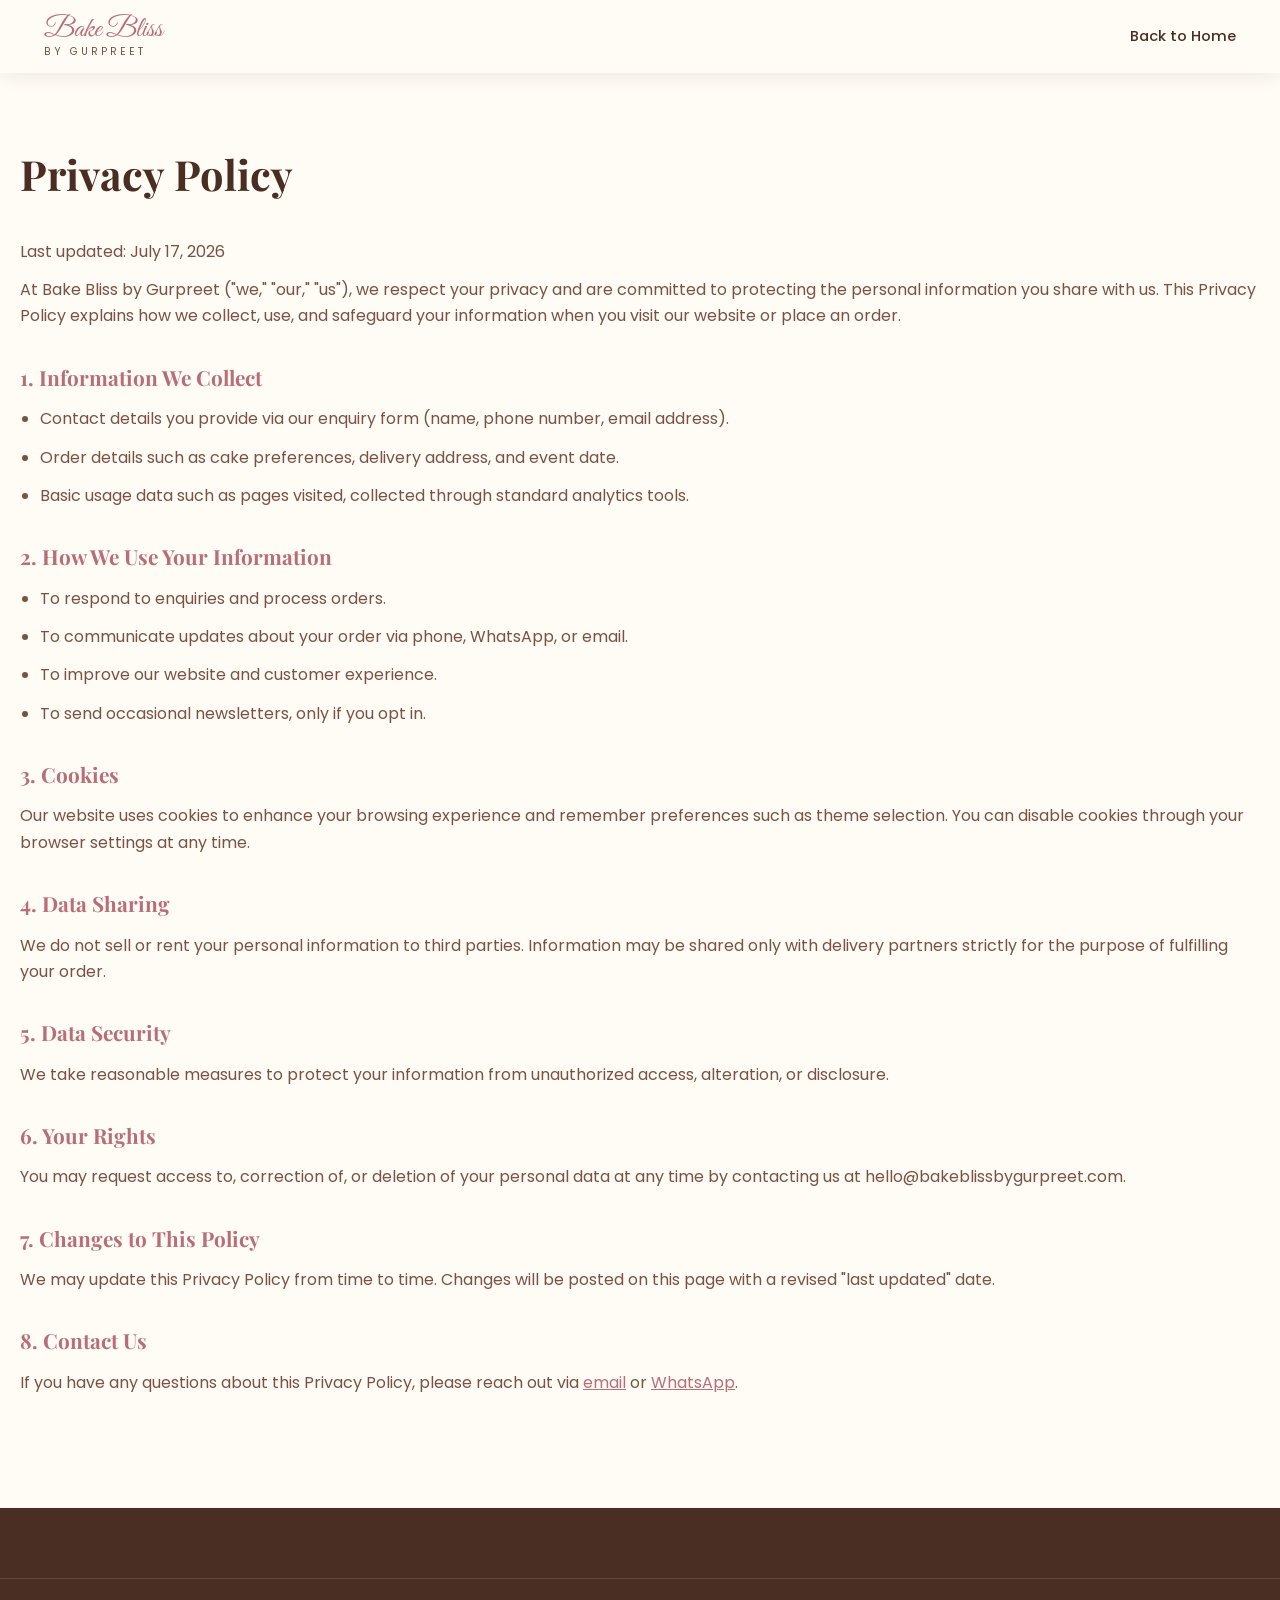
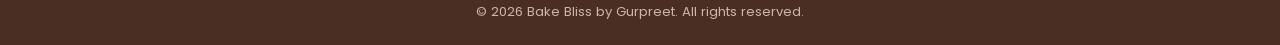
<file: privacy.html>
<!DOCTYPE html>
<html lang="en">
<head>
<meta charset="UTF-8">
<meta name="viewport" content="width=device-width, initial-scale=1.0">
<title>Privacy Policy | Bake Bliss by Gurpreet</title>
<meta name="robots" content="index, follow">
<link rel="icon" type="image/x-icon" href="assets/icons/favicon.ico">
<link rel="preconnect" href="https://fonts.googleapis.com">
<link href="https://fonts.googleapis.com/css2?family=Playfair+Display:wght@600;700&family=Poppins:wght@400;500;600&family=Great+Vibes&display=swap" rel="stylesheet">
<link rel="stylesheet" href="style.css">
<style>
  .legal-page{ padding: 140px 0 100px; }
  .legal-page h1{ font-family: var(--font-display); font-size: clamp(2rem,4vw,2.6rem); margin-bottom: 30px; }
  .legal-page h2{ font-family: var(--font-display); font-size: 1.3rem; margin: 30px 0 12px; color: var(--rose-gold); }
  .legal-page p, .legal-page li{ color: var(--text-soft); margin-bottom: 12px; }
  .legal-page ul{ padding-left: 20px; list-style: disc; }
  .legal-page a{ color: var(--rose-gold); text-decoration: underline; }
</style>
</head>
<body>
<header class="navbar scrolled">
  <div class="container nav-inner">
    <a href="index.html" class="logo">
      <span class="logo-script">Bake Bliss</span>
      <span class="logo-sub">by Gurpreet</span>
    </a>
    <nav class="nav-links"><a href="index.html">Back to Home</a></nav>
  </div>
</header>

<main class="container legal-page">
  <h1>Privacy Policy</h1>
  <p>Last updated: July 17, 2026</p>
  <p>At Bake Bliss by Gurpreet ("we," "our," "us"), we respect your privacy and are committed to protecting the personal information you share with us. This Privacy Policy explains how we collect, use, and safeguard your information when you visit our website or place an order.</p>

  <h2>1. Information We Collect</h2>
  <ul>
    <li>Contact details you provide via our enquiry form (name, phone number, email address).</li>
    <li>Order details such as cake preferences, delivery address, and event date.</li>
    <li>Basic usage data such as pages visited, collected through standard analytics tools.</li>
  </ul>

  <h2>2. How We Use Your Information</h2>
  <ul>
    <li>To respond to enquiries and process orders.</li>
    <li>To communicate updates about your order via phone, WhatsApp, or email.</li>
    <li>To improve our website and customer experience.</li>
    <li>To send occasional newsletters, only if you opt in.</li>
  </ul>

  <h2>3. Cookies</h2>
  <p>Our website uses cookies to enhance your browsing experience and remember preferences such as theme selection. You can disable cookies through your browser settings at any time.</p>

  <h2>4. Data Sharing</h2>
  <p>We do not sell or rent your personal information to third parties. Information may be shared only with delivery partners strictly for the purpose of fulfilling your order.</p>

  <h2>5. Data Security</h2>
  <p>We take reasonable measures to protect your information from unauthorized access, alteration, or disclosure.</p>

  <h2>6. Your Rights</h2>
  <p>You may request access to, correction of, or deletion of your personal data at any time by contacting us at hello@bakeblissbygurpreet.com.</p>

  <h2>7. Changes to This Policy</h2>
  <p>We may update this Privacy Policy from time to time. Changes will be posted on this page with a revised "last updated" date.</p>

  <h2>8. Contact Us</h2>
  <p>If you have any questions about this Privacy Policy, please reach out via <a href="mailto:hello@bakeblissbygurpreet.com">email</a> or <a href="https://wa.me/910000000000" target="_blank" rel="noopener noreferrer">WhatsApp</a>.</p>
</main>

<footer class="footer">
  <div class="footer-bottom">
    <p>&copy; 2026 Bake Bliss by Gurpreet. All rights reserved.</p>
  </div>
</footer>
</body>
</html>
</file>
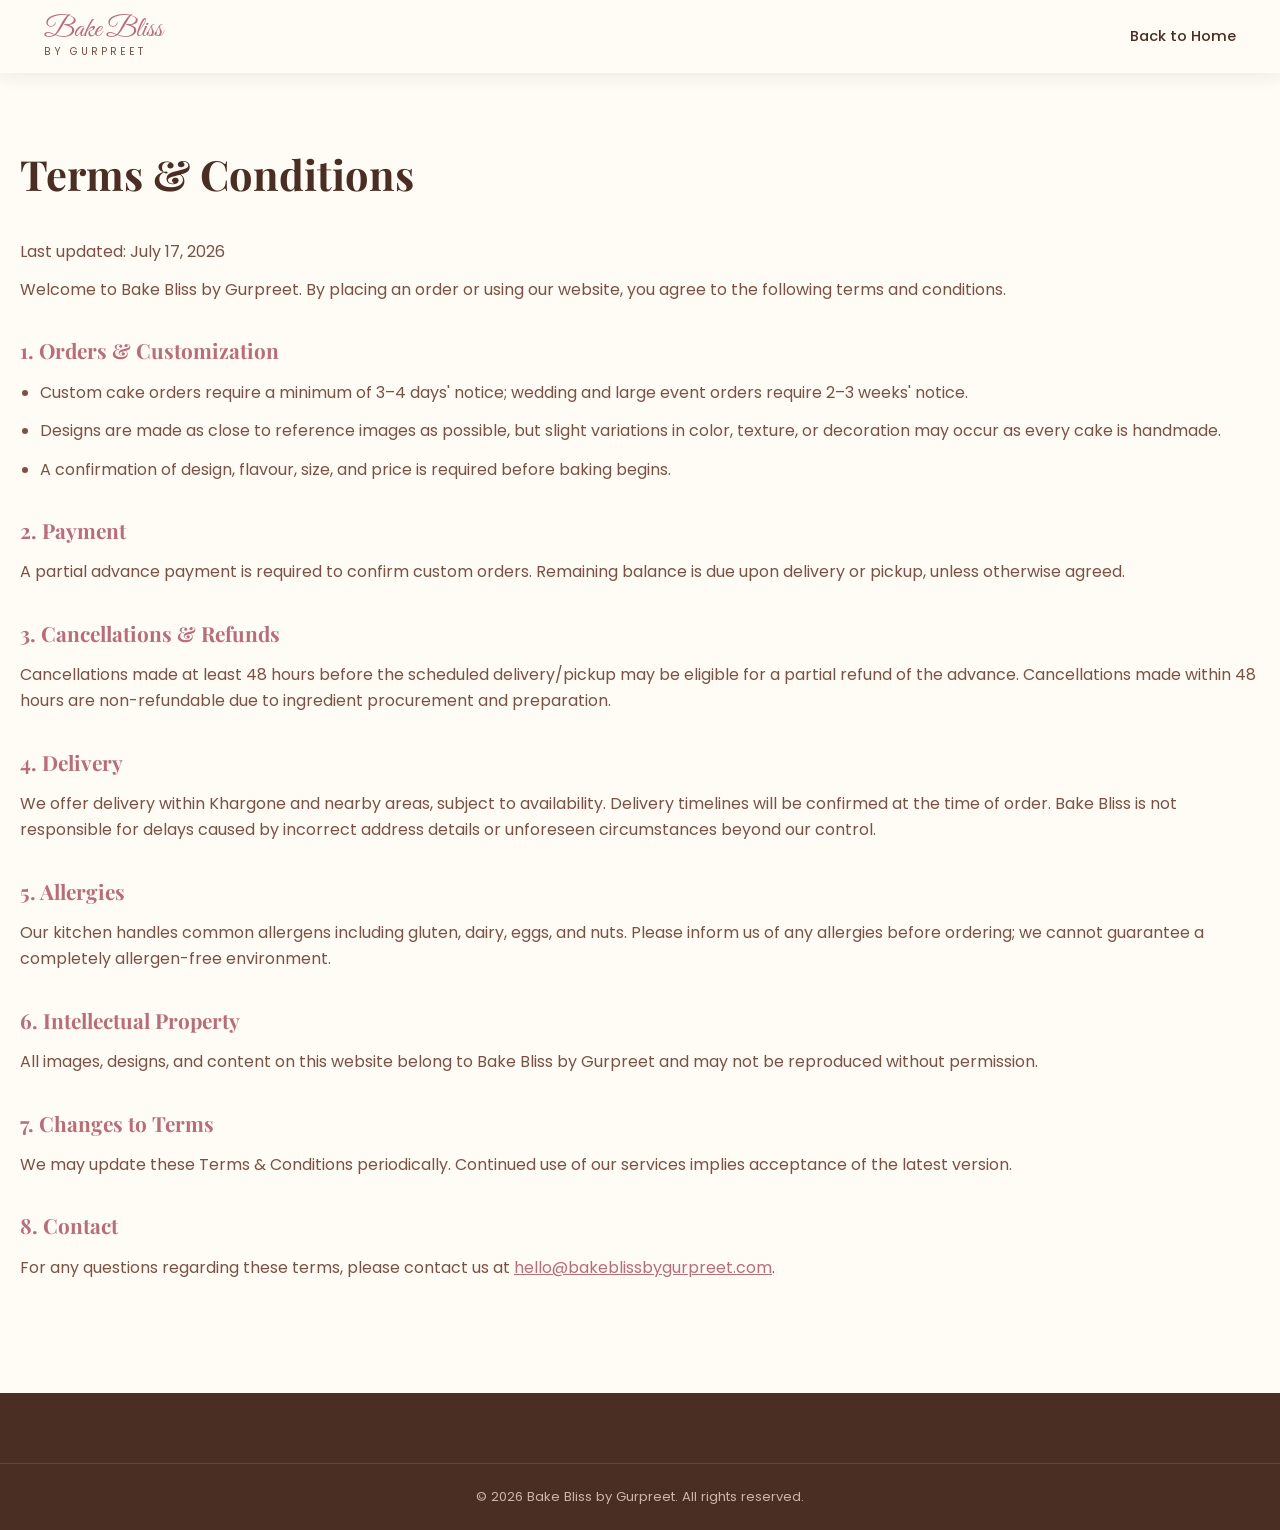
<file: terms.html>
<!DOCTYPE html>
<html lang="en">
<head>
<meta charset="UTF-8">
<meta name="viewport" content="width=device-width, initial-scale=1.0">
<title>Terms &amp; Conditions | Bake Bliss by Gurpreet</title>
<meta name="robots" content="index, follow">
<link rel="icon" type="image/x-icon" href="assets/icons/favicon.ico">
<link rel="preconnect" href="https://fonts.googleapis.com">
<link href="https://fonts.googleapis.com/css2?family=Playfair+Display:wght@600;700&family=Poppins:wght@400;500;600&family=Great+Vibes&display=swap" rel="stylesheet">
<link rel="stylesheet" href="style.css">
<style>
  .legal-page{ padding: 140px 0 100px; }
  .legal-page h1{ font-family: var(--font-display); font-size: clamp(2rem,4vw,2.6rem); margin-bottom: 30px; }
  .legal-page h2{ font-family: var(--font-display); font-size: 1.3rem; margin: 30px 0 12px; color: var(--rose-gold); }
  .legal-page p, .legal-page li{ color: var(--text-soft); margin-bottom: 12px; }
  .legal-page ul{ padding-left: 20px; list-style: disc; }
  .legal-page a{ color: var(--rose-gold); text-decoration: underline; }
</style>
</head>
<body>
<header class="navbar scrolled">
  <div class="container nav-inner">
    <a href="index.html" class="logo">
      <span class="logo-script">Bake Bliss</span>
      <span class="logo-sub">by Gurpreet</span>
    </a>
    <nav class="nav-links"><a href="index.html">Back to Home</a></nav>
  </div>
</header>

<main class="container legal-page">
  <h1>Terms &amp; Conditions</h1>
  <p>Last updated: July 17, 2026</p>
  <p>Welcome to Bake Bliss by Gurpreet. By placing an order or using our website, you agree to the following terms and conditions.</p>

  <h2>1. Orders &amp; Customization</h2>
  <ul>
    <li>Custom cake orders require a minimum of 3–4 days' notice; wedding and large event orders require 2–3 weeks' notice.</li>
    <li>Designs are made as close to reference images as possible, but slight variations in color, texture, or decoration may occur as every cake is handmade.</li>
    <li>A confirmation of design, flavour, size, and price is required before baking begins.</li>
  </ul>

  <h2>2. Payment</h2>
  <p>A partial advance payment is required to confirm custom orders. Remaining balance is due upon delivery or pickup, unless otherwise agreed.</p>

  <h2>3. Cancellations &amp; Refunds</h2>
  <p>Cancellations made at least 48 hours before the scheduled delivery/pickup may be eligible for a partial refund of the advance. Cancellations made within 48 hours are non-refundable due to ingredient procurement and preparation.</p>

  <h2>4. Delivery</h2>
  <p>We offer delivery within Khargone and nearby areas, subject to availability. Delivery timelines will be confirmed at the time of order. Bake Bliss is not responsible for delays caused by incorrect address details or unforeseen circumstances beyond our control.</p>

  <h2>5. Allergies</h2>
  <p>Our kitchen handles common allergens including gluten, dairy, eggs, and nuts. Please inform us of any allergies before ordering; we cannot guarantee a completely allergen-free environment.</p>

  <h2>6. Intellectual Property</h2>
  <p>All images, designs, and content on this website belong to Bake Bliss by Gurpreet and may not be reproduced without permission.</p>

  <h2>7. Changes to Terms</h2>
  <p>We may update these Terms &amp; Conditions periodically. Continued use of our services implies acceptance of the latest version.</p>

  <h2>8. Contact</h2>
  <p>For any questions regarding these terms, please contact us at <a href="mailto:hello@bakeblissbygurpreet.com">hello@bakeblissbygurpreet.com</a>.</p>
</main>

<footer class="footer">
  <div class="footer-bottom">
    <p>&copy; 2026 Bake Bliss by Gurpreet. All rights reserved.</p>
  </div>
</footer>
</body>
</html>
</file>
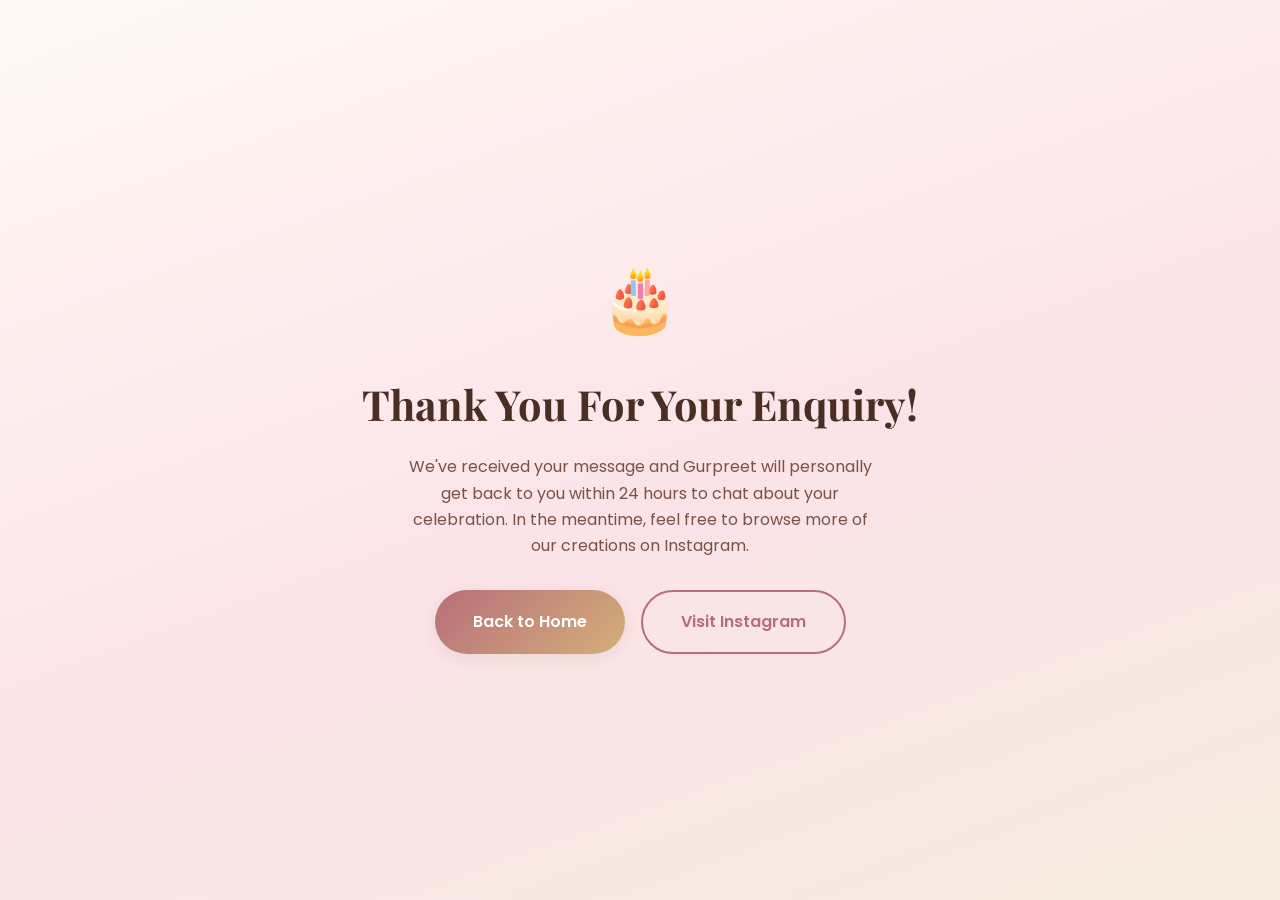
<file: thank-you.html>
<!DOCTYPE html>
<html lang="en">
<head>
<meta charset="UTF-8">
<meta name="viewport" content="width=device-width, initial-scale=1.0">
<title>Thank You | Bake Bliss by Gurpreet</title>
<meta name="robots" content="noindex, follow">
<link rel="icon" type="image/x-icon" href="assets/icons/favicon.ico">
<link rel="preconnect" href="https://fonts.googleapis.com">
<link href="https://fonts.googleapis.com/css2?family=Playfair+Display:wght@600;700&family=Poppins:wght@400;500;600&family=Great+Vibes&display=swap" rel="stylesheet">
<link rel="stylesheet" href="style.css">
<style>
  .thanks-page{
    min-height: 100vh; display:flex; flex-direction:column; align-items:center; justify-content:center;
    text-align:center; padding: 40px 24px;
    background: linear-gradient(160deg, var(--warm-white) 0%, var(--pink-soft) 55%, var(--beige) 100%);
  }
  .thanks-icon{ font-size: 4rem; margin-bottom: 18px; animation: bounce 1.4s ease-in-out infinite; }
  .thanks-page h1{ font-family: var(--font-display); font-size: clamp(1.8rem,4vw,2.6rem); margin-bottom: 16px; }
  .thanks-page p{ color: var(--text-soft); max-width: 480px; margin-bottom: 30px; }
</style>
</head>
<body>
  <div class="thanks-page">
    <div class="thanks-icon">🎂</div>
    <h1>Thank You For Your Enquiry!</h1>
    <p>We've received your message and Gurpreet will personally get back to you within 24 hours to
       chat about your celebration. In the meantime, feel free to browse more of our creations on Instagram.</p>
    <div style="display:flex; gap:16px; flex-wrap:wrap; justify-content:center;">
      <a href="index.html" class="btn btn-primary btn-lg">Back to Home</a>
      <a href="https://www.instagram.com/_bakebliss___/" target="_blank" rel="noopener noreferrer" class="btn btn-outline btn-lg">Visit Instagram</a>
    </div>
  </div>
</body>
</html>
</file>
<file: style.css>
/* =========================================================
   BAKE BLISS BY GURPREET — STYLESHEET
   Palette: Soft Beige, Cream, Pastel Pink, Chocolate Brown,
            Warm White, Rose Gold
   ========================================================= */

:root{
  --cream: #FFFBF5;
  --warm-white: #FFF9F4;
  --beige: #F5EBDF;
  --pink: #F6C9D3;
  --pink-soft: #FBE3E8;
  --brown: #4A2E23;
  --brown-soft: #7A5245;
  --rose-gold: #B76E79;
  --rose-gold-light: #E8B4BC;
  --gold: #D4AF7A;
  --white: #ffffff;

  --font-display: 'Playfair Display', serif;
  --font-script: 'Great Vibes', cursive;
  --font-body: 'Poppins', sans-serif;

  --radius-sm: 12px;
  --radius-md: 20px;
  --radius-lg: 32px;
  --shadow-sm: 0 4px 16px rgba(74,46,35,0.08);
  --shadow-md: 0 12px 32px rgba(74,46,35,0.12);
  --shadow-lg: 0 24px 60px rgba(74,46,35,0.16);

  --bg: var(--cream);
  --bg-alt: var(--beige);
  --text: var(--brown);
  --text-soft: var(--brown-soft);
  --card-bg: var(--white);

  --transition: 0.35s cubic-bezier(.4,0,.2,1);
}

[data-theme="dark"]{
  --bg: #211714;
  --bg-alt: #2b1e19;
  --text: #F5EBDF;
  --text-soft: #d9c6b8;
  --card-bg: #2f2119;
  --cream: #211714;
  --white: #2f2119;
}

*,*::before,*::after{ box-sizing: border-box; margin:0; padding:0; }
html{ scroll-behavior: smooth; }
/* FIX: prevent any horizontal scroll caused by decorative/floating elements */
html, body{ max-width: 100%; overflow-x: hidden; }
body{
  font-family: var(--font-body);
  background: var(--bg);
  color: var(--text);
  line-height: 1.65;
  transition: background var(--transition), color var(--transition);
}
img{ max-width: 100%; display:block; }
a{ text-decoration:none; color: inherit; }
ul{ list-style:none; }
button{ font-family: inherit; cursor:pointer; border:none; background:none; }
input, textarea, select{ font-family: inherit; }

.container{
  width: 100%;
  max-width: 1240px;
  margin: 0 auto;
  padding: 0 24px;
}

/* ============ NEWS HIGHLIGHT ============ */

.news-line{
    padding: 26px 0;
    background: #F7F1EC;
}

[data-theme="dark"] .news-line{
    background: linear-gradient(135deg,#3b221b 0%,#2a1712 55%,#1d0f0c 100%);
    box-shadow: inset 0 1px 0 rgba(255,255,255,.06);
}

.news-line-inner{
    display:flex;
    align-items:center;
    justify-content:space-between;
    gap:40px;
    min-height:140px;
}

.news-line .eyebrow{
    font-family:var(--font-display);
    font-size:32px;
    font-weight:500;
    color:#9E9E9E;
    margin:0;
    white-space:nowrap;
}

[data-theme="dark"] .news-line .eyebrow{
    color:#f8e7d4;
}

.news-grid{
    display:flex;
    align-items:center;
    justify-content:flex-end;
    gap:44px;
    flex:1;
}

.news-item{
    text-align:center;
}

.news-item h3{
    margin:0 0 8px;
    font-family:var(--font-display);
    font-size:26px;
    font-weight:700;
    color:#555;
}

.news-item p{
    margin:0;
    color:#999;
    font-size:13px;
    letter-spacing:.18em;
    text-transform:uppercase;
}

[data-theme="dark"] .news-item h3{
    color:#ffe9ef;
}

[data-theme="dark"] .news-item p{
    color:#e8b4bc;
}


/* ================= MOBILE ================= */

@media (max-width: 768px){

    .news-line{
        padding:60px 0;
    }

    .news-line-inner{
        flex-direction:column;
        justify-content:center;
        align-items:center;
        text-align:center;
        gap:40px;
        min-height:auto;
    }

    .news-line .eyebrow{
        font-size:38px;
        text-align:center;
        white-space:normal;   /* allows wrapping */
        width:100%;
    }

    .news-grid{
        width:100%;
        flex-direction:column;
        justify-content:center;
        align-items:center;
        gap:34px;
    }

    .news-item{
        width:100%;
        text-align:center;
    }

    .news-item h3{
        font-size:30px;
        margin-bottom:8px;
    }

    .news-item p{
        font-size:15px;
        letter-spacing:.15em;
        line-height:1.6;
    }
}
/* ============ FLOATING CAKES SHOWCASE ============ */
.floating-showcase {
  position: relative;
  overflow: hidden;
  padding: 0;
  min-height: 900px;
  height: auto;
  background: var(--bg);
  display: flex;
  flex-direction: column;
  align-items: center;
  justify-content: flex-start;
}

[data-theme="dark"] .floating-showcase {
  background: linear-gradient(180deg, rgba(33, 23, 20, 0.96) 0%, rgba(24, 15, 13, 0.98) 100%);
}

.showcase-decorations {
  position: absolute;
  inset: 0;
  pointer-events: none;
  z-index: 1;
}

.decoration-icon {
  position: absolute;
  font-size: 2.5rem;
  opacity: 0.05;
  animation: decoration-float 8s ease-in-out infinite;
  will-change: transform;
}

.dec-1 { left: 3%; top: 12%; animation-delay: 0s; }
.dec-2 { right: 5%; top: 18%; animation-delay: 0.8s; }
.dec-3 { left: 8%; bottom: 15%; animation-delay: 1.6s; }
.dec-4 { right: 12%; bottom: 20%; animation-delay: 2.4s; }
.dec-5 { left: 2%; top: 45%; animation-delay: 3.2s; }
.dec-6 { right: 8%; top: 30%; animation-delay: 4s; }
.dec-7 { left: 90%; bottom: 25%; animation-delay: 0.4s; }
.dec-8 { right: 3%; bottom: 10%; animation-delay: 1.2s; }

@keyframes decoration-float {
  0%, 100% { transform: translateY(0px) rotate(0deg); }
  50% { transform: translateY(-25px) rotate(5deg); }
}

.showcase-content {
  position: relative;
  z-index: 2;
  text-align: center;
  margin-top: 60px;
  padding: 0 24px;
  max-width: 700px;
  width: 100%;
}

.showcase-label {
  font-family: var(--font-display);
  font-size: 0.95rem;
  font-weight: 500;
  letter-spacing: 0.15em;
  text-transform: uppercase;
  color: var(--rose-gold);
  margin-bottom: 12px;
}

.showcase-title {
  font-family: var(--font-display);
  font-size: clamp(1.4rem, 4vw, 2.5rem);
  font-weight: 600;
  color: var(--text);
  margin-bottom: 14px;
  letter-spacing: -0.02em;
}

.showcase-description {
  font-size: 1.05rem;
  color: var(--text-soft);
  line-height: 1.7;
  margin: 0;
}

.showcase-image-wrapper {
  width: 100%;
  margin: 30px 0 0;
  padding: 0;
}

.showcase-image {
  width: 100%;
  height: auto;
  display: block;
}

.showcase-cta {
  text-align: center;
  margin: 30px 0 60px;
}

.order-now-btn {
  display: inline-block;
  background: linear-gradient(135deg, var(--rose-gold), #d36a85);
  color: #fff;
  font-weight: 700;
  font-size: 1rem;
  padding: 14px 48px;
  border-radius: 50px;
  text-decoration: none;
  box-shadow: 0 8px 20px rgba(183, 110, 121, 0.28);
  transition: transform 0.2s ease, box-shadow 0.2s ease;
}

.order-now-btn:hover {
  transform: translateY(-2px);
  box-shadow: 0 10px 24px rgba(183, 110, 121, 0.35);
}

/* Responsive: floating showcase */
@media (max-width: 1200px) {
  .floating-showcase { min-height: 700px; }
  .showcase-content { margin-top: 50px; }
  .showcase-title { font-size: clamp(2rem, 4vw, 2.8rem); }
}
@media (max-width: 900px) {
  .floating-showcase { min-height: 600px; }
  .showcase-content { margin-top: 40px; }
  .showcase-title { font-size: clamp(1.8rem, 3.5vw, 2.4rem); }
  .decoration-icon { font-size: 2rem; opacity: 0.03; }
}
@media (max-width: 640px) {
  .floating-showcase { min-height: auto; padding-bottom: 20px; }
  .showcase-content { margin-top: 35px; }
  .showcase-label { font-size: 0.85rem; }
  .showcase-title { font-size: clamp(1.6rem, 3vw, 2.2rem); }
  .showcase-description { font-size: 0.95rem; }
}
@media (max-width: 480px) {
  .showcase-content { margin-top: 30px; padding: 0 16px; }
  .showcase-label { font-size: 0.8rem; }
  .showcase-title { font-size: 1.5rem; }
  .showcase-description { font-size: 0.9rem; }
  .decoration-icon { font-size: 1.5rem; }
  .order-now-btn { padding: 12px 36px; font-size: 0.95rem; }
}

@media (max-width: 900px){
  .news-line-inner{ flex-direction:column; align-items:flex-start; min-height: auto; }
  .news-grid{ display:flex; flex-direction:column; gap: 20px; width:100%; }
  .news-item{ text-align:left; }
  .eyebrow.center{ text-align:left; }
}

.section-title{
  font-family: var(--font-display);
  font-size: clamp(2rem, 4vw, 2.8rem);
  font-weight: 600;
  color: var(--text);
  margin-bottom: 16px;
}
.section-title.center{ text-align:center; }

.section-sub{
  max-width: 620px;
  color: var(--text-soft);
  font-size: 1.05rem;
  margin-bottom: 60px;
}
.section-sub.center{ margin-left:auto; margin-right:auto; text-align:center; }

.script-accent{
  font-family: var(--font-script);
  color: var(--rose-gold);
  font-size: 1.25em;
  font-weight: 400;
}

/* ============ BUTTONS ============ */
.btn{
  display:inline-flex;
  align-items:center;
  justify-content:center;
  gap:8px;
  padding: 14px 30px;
  border-radius: 50px;
  font-weight: 600;
  font-size: 0.95rem;
  transition: transform var(--transition), box-shadow var(--transition), background var(--transition);
  position: relative;
  overflow: hidden;
}
.btn-primary{
  background: linear-gradient(135deg, var(--rose-gold), var(--gold));
  color: var(--white);
  box-shadow: var(--shadow-sm);
}
.btn-primary:hover{ transform: translateY(-3px); box-shadow: var(--shadow-md); }
.btn-outline{
  background: transparent;
  border: 2px solid var(--rose-gold);
  color: var(--rose-gold);
}
.btn-outline:hover{ background: var(--rose-gold); color: var(--white); transform: translateY(-3px); }
.btn-lg{ padding: 17px 38px; font-size: 1rem; }
.btn-small{ padding: 8px 18px; font-size: 0.85rem; background: var(--rose-gold); color:#fff; border-radius: 50px; }
.full-width{ width:100%; }

.btn-ripple{ position: relative; overflow: hidden; }
.ripple-effect{
  position: absolute;
  border-radius: 50%;
  background: rgba(255,255,255,0.55);
  transform: scale(0);
  animation: ripple 0.6s linear;
  pointer-events: none;
}
@keyframes ripple{ to{ transform: scale(3); opacity: 0; } }

.link-arrow{
  color: var(--rose-gold);
  font-weight: 600;
  display: inline-block;
  transition: transform var(--transition);
}
.link-arrow:hover{ transform: translateX(6px); }

/* ============ LOADING SCREEN ============ */
#loading-screen{
    position:fixed;
    inset:0;
    z-index:999999;
    background:#fdf5f7;
    display:flex;
    justify-content:center;
    align-items:center;
    overflow:hidden;
    transition:opacity .7s ease, visibility .7s ease;
}
#loading-screen.loaded{
    opacity:0;
    visibility:hidden;
    pointer-events:none;
}
.loading-image{
    width:100vw;
    height:100vh;
    object-fit:cover;
    display:block;
}

/* ============ CUSTOM CURSOR ============ */
.cursor-dot, .cursor-ring{
  position: fixed; top:0; left:0; pointer-events:none; z-index: 9998;
  border-radius: 50%; transform: translate(-50%,-50%);
  transition: opacity 0.2s ease;
}
.cursor-dot{ width:8px; height:8px; background: var(--rose-gold); }
.cursor-ring{ width:32px; height:32px; border: 1.5px solid var(--rose-gold); transition: width .2s, height .2s, opacity .2s; }
@media (hover:none), (max-width: 900px){ .cursor-dot, .cursor-ring{ display:none; } }

/* ============ SCROLL PROGRESS ============ */
.scroll-progress{
  position: fixed; top:0; left:0; height:3px; width:0%;
  background: linear-gradient(90deg, var(--rose-gold), var(--gold));
  z-index: 9997;
}

/* ============ COOKIE NOTICE ============
   FIX: compact single-component layout — icon, text and button sit close
   together instead of stacked with excess padding/margins. */
.cookie-notice{
  position: fixed; bottom: calc(16px + env(safe-area-inset-bottom)); left: calc(12px + env(safe-area-inset-left)); right: auto; max-width: min(380px, calc(100vw - 24px));
  background: var(--card-bg); color: var(--text);
  padding: 12px 16px; border-radius: 999px;
  box-shadow: var(--shadow-lg); z-index: 9000;
  display:flex; flex-direction:row; gap:10px; align-items:center;
  transform: translateY(140%); transition: transform .5s ease;
}
.cookie-notice.show{ transform: translateY(0); }
.cookie-notice a{ color: var(--rose-gold); text-decoration:underline; }
.cookie-notice-icon{
  width: 30px; height: 30px; border-radius: 50%; object-fit: cover; flex-shrink: 0;
}
.cookie-notice p{ font-size: 0.82rem; line-height: 1.4; flex: 1; margin: 0; }
.cookie-notice .btn-small{ flex-shrink: 0; padding: 7px 16px; font-size: 0.8rem; }

@media (max-width: 480px){
  .cookie-notice{
    left: 10px; right: auto; max-width: calc(100vw - 20px); bottom: calc(10px + env(safe-area-inset-bottom));
    border-radius: var(--radius-md); padding: 10px 12px;
    flex-wrap: wrap;
  }
  .cookie-notice p{ font-size: 0.78rem; }
}

/* ============ NAVBAR ============ */
.navbar{
  position: fixed; top:0; left:0; right:0; z-index: 900;
  background: rgba(255,251,245,0.75);
  backdrop-filter: blur(14px);
  -webkit-backdrop-filter: blur(14px);
  transition: background var(--transition), box-shadow var(--transition);
}
[data-theme="dark"] .navbar{ background: rgba(33,23,20,0.75); }
.navbar.scrolled{ box-shadow: var(--shadow-sm); }
.nav-inner{ display:flex; align-items:center; justify-content:space-between; padding: 16px 24px; }
.logo{ display:flex; flex-direction:column; line-height:1; }
.logo-script{ font-family: var(--font-script); font-size: 1.8rem; color: var(--rose-gold); }
.logo-sub{ font-size: 0.65rem; letter-spacing: 3px; text-transform: uppercase; color: var(--text-soft); margin-top:2px; }
.nav-links{ display:flex; gap: 32px; }
.nav-links a{ font-size: 0.92rem; font-weight:500; position:relative; }
.nav-links a::after{
  content:''; position:absolute; left:0; bottom:-4px; width:0; height:2px;
  background: var(--rose-gold); transition: width var(--transition);
}
.nav-links a:hover::after{ width:100%; }
.nav-actions{ display:flex; align-items:center; gap: 16px; }
.icon-btn{ width:38px; height:38px; border-radius:50%; display:flex; align-items:center; justify-content:center; color: var(--text); background: var(--bg-alt); flex-shrink: 0; }
.icon-moon{ display:none; }
[data-theme="dark"] .icon-sun{ display:none; }
[data-theme="dark"] .icon-moon{ display:block; }

.hamburger{ display:none; flex-direction:column; gap:5px; width:26px; flex-shrink: 0; }
.hamburger span{ height:2px; width:100%; background: var(--text); border-radius:2px; transition: var(--transition); }

.mobile-menu{
  position: fixed; top:0; right:-100%; width: 78%; max-width: 340px; height:100vh; height: 100dvh;
  background: var(--card-bg); z-index: 950; padding: 100px 32px 32px;
  display:flex; flex-direction:column; gap: 26px; transition: right .45s cubic-bezier(.4,0,.2,1);
  box-shadow: var(--shadow-lg); overflow-y: auto;
}
.mobile-menu.open{ right:0; }
.mobile-menu a{ font-size:1.05rem; font-weight:500; }

@media (max-width: 480px){
  .nav-inner{ padding: 12px 16px; }
  .logo-script{ font-size: 1.5rem; }
  .nav-actions{ gap: 10px; }
  .nav-actions .btn-primary{ display:none; } /* keep header uncluttered on very small phones; Order Now still in mobile menu */
}

/* ============ HERO ============ */
/* ===========================
   DARK HERO
=========================== */

[data-theme="dark"] .hero{
    background: linear-gradient(135deg,#211714 0%,#2b1e19 55%,#36251f 100%);
}

[data-theme="dark"] .hero-wave path{
    fill:#211714;
}

[data-theme="dark"] .hero-peach-blob path{
    fill:#5d3c34;
    opacity:.35;
}

[data-theme="dark"] .hero-pink-blob path{
    fill:#7d4a59;
    opacity:.28;
}

[data-theme="dark"] .hero-intro{
    color:#ffb4c6;
}

[data-theme="dark"] .hero-title-script{
    color:#ffd3de;
}

[data-theme="dark"] .hero-title-label{
    color:#ff96b2;
}

[data-theme="dark"] .hero-description{
    color:#e7d6cb;
}

[data-theme="dark"] .hero-image{
    box-shadow:
        0 35px 90px rgba(0,0,0,.55),
        0 0 0 1px rgba(255,255,255,.05);
    filter:brightness(.92) contrast(1.05);
}

[data-theme="dark"] .hero-button{
    background:linear-gradient(135deg,#ff7da6,#e85d87);
    color:#fff;
}

[data-theme="dark"] .hero-button:hover{
    background:linear-gradient(135deg,#ff8eb1,#ef6a93);
}

[data-theme="dark"] .hero-button-divider{
    background:rgba(255,255,255,.35);
}

/* Glow behind image */

[data-theme="dark"] .hero-image-wrap::before{
    content:"";
    position:absolute;
    inset:50% auto auto 50%;
    transform:translate(-50%,-50%);
    width:420px;
    height:420px;
    border-radius:50%;
    background:radial-gradient(circle,
        rgba(255,122,162,.20),
        transparent 70%);
    filter:blur(35px);
    z-index:-1;
}



.hero{
  position: relative;
  min-height: 780px;
  overflow: hidden;
  background: #F6B4C1;
}
.hero-background{
  position:absolute;
  inset:0;
  overflow:hidden;
  z-index:0;
}
.hero-wave{
  position:absolute;
  left:0;
  top:0;
  width:100%;
  height:100%;
}
.hero-peach-blob,
.hero-pink-blob{
  position:absolute;
  z-index:1;
}
.hero-peach-blob{
  left: -8%;
  bottom: 8%;
  width: 420px;
  height: 420px;
  max-width: 55vw;
}
.hero-pink-blob{
  right: -4%;
  bottom: 10%;
  width: 230px;
  height: 230px;
  max-width: 35vw;
}

.hero-inner{
  position:relative;
  z-index:2;
  max-width: 1240px;
  margin: 30px auto;
  padding: 48px 24px;
}
.hero-grid{
  display:grid;
  grid-template-columns: 1.1fr 0.9fr;
  align-items:center;
  gap: 60px;
  min-height: 780px;
}
.hero-image-wrap{
  position: relative;
  display:flex;
  justify-content:flex-start;
  overflow: visible;
}
.hero-image{
  width: 100%;
  max-width: 720px;
  transform: translateX(-10%) rotate(-2deg);
  box-shadow: 0 36px 90px rgba(93, 35, 61, 0.18);
  border-radius: 24px;
  object-fit: cover;
}
.hero-copy{
  display:flex;
  flex-direction:column;
  align-items:center;
  text-align:center;
  gap: 20px;
}
.hero-intro{
  margin:0;
  font-family: 'Fredoka One', 'Poppins', sans-serif;
  font-size: 48px;
  font-weight: 900;
  color: #C75579;
}
.hero-title{
  margin: 0;
  font-size: 98px;
  line-height: 0.8;
  letter-spacing: -1px;
  font-weight: 900;
  display: flex;
  flex-wrap: wrap;
  justify-content: center;
  gap: 0.35em;
}
.hero-title-script{
  display:inline-block;
  font-family: 'Great Vibes', cursive;
  font-size: 130px;
  margin: 0 -0.05em 0 0;
  color: #BF5F7A;
  transform: translateY(-6px);
}
.hero-title-label{
  display:contents;
  font-family: 'Fredoka One', 'Poppins', sans-serif;
  font-size: 58px;
  font-weight: 900;
  color: #C75579;
}
.hero-description{
  max-width: 520px;
  margin: 0 auto;
  color: rgba(143, 70, 90, 0.9);
  font-size: 1.05rem;
  font-weight: 700;
  line-height: 1.6;
}
.hero-button{
  display:inline-flex;
  align-items:center;
  justify-content:center;
  gap: 14px;
  padding: 18px 30px;
  border-radius: 999px;
  background: #E97A97;
  color: #fff;
  font-family: 'Fredoka One', 'Poppins', sans-serif;
  font-weight: 700;
  font-size: 1rem;
  box-shadow: 0 18px 38px rgba(233, 122, 151, 0.2);
  transition: transform 0.25s ease, box-shadow 0.25s ease, background 0.25s ease;
}
.hero-button:hover{
  transform: translateY(-3px);
  box-shadow: 0 26px 50px rgba(233, 122, 151, 0.28);
}
.hero-button-divider{
  display:inline-block;
  width:1px;
  height:22px;
  background: rgba(255,255,255,0.6);
}
.hero-button-icon{
  font-size: 1.2rem;
}



.fade-left{ opacity:0; transform: translateX(-40px); animation: fadeInLeft 1s forwards ease-out; }
.fade-up{ opacity:0; transform: translateY(28px); animation: fadeInUp 1s forwards ease-out; }

@keyframes fadeInLeft{ to{ opacity:1; transform: translateX(0); } }
@keyframes fadeInUp{ to{ opacity:1; transform: translateY(0); } }

@media (max-width: 1080px){
  .hero-grid{ grid-template-columns: 1fr; min-height: auto; }
  .hero-image-wrap{ justify-content:center; }
  .hero-copy{ text-align:center; }
}

@media (max-width: 760px){
  .hero{ min-height: 0; }
  .hero-inner{ padding: 30px 18px; }
  .hero-title{ font-size: 72px; }
  .hero-title-script{ font-size: 88px; transform: translateY(-4px); }
  .hero-title-label{ font-size: 44px; }
  .hero-intro{ font-size: 38px; }
  .hero-description{ font-size: 1rem; }
  .hero-button{ width: 100%; justify-content:center; }
  .hero-image{ max-width: 90%; transform: translateX(0) rotate(-1deg); }
}

@media (max-width: 520px){
  .hero{ min-height: 0; }
  .hero-title{ font-size: 46px; line-height: 1.05; }
  .hero-title-script{ font-size: 54px; transform: translateY(0); }
  .hero-title-label{ font-size: 28px; }
  .hero-intro{ font-size: 30px; }
  .hero-description{ font-size: 0.95rem; }
  .hero-grid{ gap: 30px; }
  .hero-image{ width: 100%; max-width: 100%; }
  .hero-image-wrap{ width:100%; }
}

@media (max-width: 375px){
  .hero-title{ font-size: 38px; }
  .hero-title-script{ font-size: 44px; }
  .hero-title-label{ font-size: 24px; }
  .hero-intro{ font-size: 26px; }
}

/* ============ CARD GRID (Featured Cakes) ============ */
.card-grid{
  display:grid; grid-template-columns: repeat(3, 1fr); gap: 32px;
}
.cake-card{
  background: var(--card-bg); border-radius: var(--radius-md);
  padding: 24px; box-shadow: var(--shadow-sm); text-align:center;
  transition: transform var(--transition), box-shadow var(--transition);
}
.cake-card:hover{ transform: translateY(-10px); box-shadow: var(--shadow-lg); }
.cake-card-img{ border-radius: var(--radius-sm); overflow:hidden; margin-bottom: 18px; aspect-ratio: 1/1; }
.cake-card-img img{ width:100%; height:100%; object-fit:cover; transition: transform .5s ease; }
.cake-card:hover .cake-card-img img{ transform: scale(1.08); }
.cake-card h3{ font-family: var(--font-display); font-size:1.3rem; margin-bottom:8px; }
.cake-card p{ color: var(--text-soft); font-size: 0.92rem; }

/* ============ SIGNATURE COLLECTION ============ */
.signature-grid{ display:grid; grid-template-columns: 1fr 1fr; gap: 32px; }
.signature-card{
  background: var(--card-bg); border-radius: var(--radius-lg); overflow:hidden;
  box-shadow: var(--shadow-md); transition: transform var(--transition);
}
.signature-card:hover{ transform: translateY(-8px); }
.signature-card img{ width:100%; height: 320px; object-fit:cover; }
.signature-content{ padding: 32px; }
.tag{
  display:inline-block; background: var(--pink-soft); color: var(--rose-gold);
  font-size: 0.75rem; font-weight:700; letter-spacing:1px; text-transform:uppercase;
  padding: 5px 14px; border-radius: 50px; margin-bottom: 14px;
}
.signature-content h3{ font-family: var(--font-display); font-size: 1.6rem; margin-bottom: 12px; }
.signature-content p{ color: var(--text-soft); margin-bottom: 18px; }

/* ============ UPCOMING EVENTS ============ */
.events-section {
  position: relative;
  overflow: hidden;
  padding: 100px 0 260px;
  background: var(--bg);
}

[data-theme="dark"] .events-section {
  background: linear-gradient(180deg, rgba(33, 23, 20, 0.96) 0%, rgba(24, 15, 13, 0.98) 100%);
}

.events-wave {
  position: absolute;
  bottom: 0;
  left: 0;
  width: 100%;
  height: 340px;
  z-index: 2;
}

.events-grid {
  position: relative;
  display: grid;
  grid-template-columns: 1fr 1fr;
  align-items: center;
  gap: 40px;
  max-width: 1100px;
}

.events-image {
  position: relative;
  z-index: 1;
  display: flex;
  justify-content: center;
  margin-bottom: -100px;
}

.events-image img {
  width: 100%;
  max-width: 420px;
  height: auto;
  display: block;
}

.cookie-float {
  animation: cookie-bob 4.5s ease-in-out infinite;
}

@keyframes cookie-bob {
  0%, 100% { transform: translateY(0); }
  50% { transform: translateY(-14px); }
}

.events-content {
  position: relative;
  z-index: 3;
  text-align: left;
}

.events-title {
  font-family: 'Baloo 2', sans-serif;
  font-weight: 700;
  font-size: clamp(2.6rem, 5.5vw, 4.2rem);
  line-height: 1.05;
  color: var(--rose-gold);
  margin: 0 0 24px;
}

.events-description {
  font-family: 'Jost', sans-serif;
  font-size: 1.15rem;
  color: var(--text-soft);
  line-height: 1.6;
  max-width: 420px;
  margin: 0 0 36px;
}

.gram-btn {
  display: inline-block;
  margin-top: 18px;   /* Move it down */
  font-family: "Jost", sans-serif;
  font-weight: 600;
  font-size: 0.95rem;
  letter-spacing: .3px;

  color: #8A5A4E;
  text-decoration: none;

  border-bottom: 2px solid #B97784;
  padding: 12px 4px;
  transition: all .35s ease;
}

.gram-btn:hover {
  background: #C67C8C;
  color: #fff;
  border-bottom-color: transparent;
  border-radius: 999px;
  padding: 12px 32px;
}

@media (max-width: 860px) {
  .events-grid { grid-template-columns: 1fr; text-align: center; }
  .events-content { text-align: center; }
  .events-description { margin-left: auto; margin-right: auto; }
  .events-image img { max-width: 300px; }
  .events-image { margin-bottom: -60px; }
  .events-section { padding: 70px 0 200px; }
}

@media (max-width: 480px) {
  .events-title { font-size: 2.4rem; }
  .events-section { padding: 60px 0 160px; }
}

@media (prefers-reduced-motion: reduce) {
  .cookie-float { animation: none; }
  .gram-btn { transition: none; }
}

/* ============ WHY CHOOSE US ============ */
#why-us {
  background: var(--bg-alt);
  padding: 90px 0 100px;
}

[data-theme="dark"] #why-us {
  background: linear-gradient(180deg, rgba(33, 23, 20, 0.96) 0%, rgba(24, 15, 13, 0.98) 100%);
}

.eyebrow {
  color: var(--rose-gold);
  font-size: 0.8rem;
  letter-spacing: 2px;
  text-transform: uppercase;
  font-weight: 600;
  margin-bottom: 10px;
}

.promise-grid {
  display: grid;
  grid-template-columns: repeat(3, 1fr);
  gap: 48px 32px;
  max-width: 1100px;
  margin: 70px auto 0;
}

.promise-card-wrap {
  position: relative;
  transform: rotate(var(--tilt, 0deg));
  transition: transform 0.35s ease;
}

.promise-card-wrap:hover {
  transform: rotate(0deg) translateY(-6px);
}

.promise-card {
  position: relative;
  background: var(--card-bg);
  padding: 46px 28px 30px;
  text-align: center;
  color: var(--text);
  border: 1px solid rgba(183, 110, 121, 0.16);
  box-shadow: 0 10px 24px rgba(61, 43, 34, 0.08);
  transition: box-shadow 0.35s ease, border-color 0.35s ease, transform 0.35s ease;
  clip-path: polygon(
    0% 5%, 6% 1%, 12% 5%, 18% 1%, 24% 5%, 30% 1%, 36% 5%, 42% 1%,
    48% 5%, 54% 1%, 60% 5%, 66% 1%, 72% 5%, 78% 1%, 84% 5%, 90% 1%,
    96% 5%, 100% 1%, 100% 100%, 0% 100%
  );
}

[data-theme="dark"] .promise-card {
  box-shadow: 0 16px 36px rgba(0, 0, 0, 0.28);
  border-color: rgba(232, 180, 188, 0.16);
}

.promise-card-wrap:hover .promise-card {
  box-shadow: 0 18px 34px rgba(61, 43, 34, 0.14);
}

[data-theme="dark"] .promise-card-wrap:hover .promise-card {
  box-shadow: 0 22px 42px rgba(0, 0, 0, 0.35);
}

.promise-seal {
  position: absolute;
  top: -26px;
  left: 50%;
  transform: translateX(-50%);
  width: 58px;
  height: 58px;
  border-radius: 50%;
  display: flex;
  align-items: center;
  justify-content: center;
  background: radial-gradient(circle at 35% 30%, #E8C88A, #C9A24B 65%, #A8823A);
  box-shadow: 0 6px 14px rgba(168, 130, 58, 0.35), inset 0 2px 3px rgba(255,255,255,0.4);
  z-index: 2;
}

.promise-seal i {
  font-size: 20px;
  color: #FFFDF8;
}

.promise-card::after {
  content: "";
  position: absolute;
  top: 24px;
  left: 50%;
  width: 10px;
  height: 10px;
  border-radius: 50%;
  background: var(--bg-alt);
  transform: translateX(-50%);
  box-shadow: inset 0 1px 2px rgba(61, 43, 34, 0.25);
}

[data-theme="dark"] .promise-card::after {
  background: rgba(33, 23, 20, 0.95);
}

.promise-card h3 {
  font-family: 'Playfair Display', serif;
  color: var(--text);
  font-size: 1.25rem;
  margin: 14px 0 12px;
  position: relative;
  display: inline-block;
}

.promise-card h3::after {
  content: "";
  display: block;
  width: 42px;
  height: 3px;
  margin: 8px auto 0;
  background: var(--rose-gold);
  border-radius: 2px;
}

.promise-card p {
  font-family: 'Jost', sans-serif;
  color: var(--text-soft);
  font-size: 0.92rem;
  line-height: 1.6;
  margin: 0;
}

@media (max-width: 860px) {
  .promise-grid { grid-template-columns: repeat(2, 1fr); gap: 44px 20px; }
}

@media (max-width: 540px) {
  .promise-grid { grid-template-columns: 1fr; max-width: 340px; }
  .promise-card-wrap { transform: rotate(0deg); }
}

@media (prefers-reduced-motion: reduce) {
  .promise-card-wrap { transition: none; }
}

/* ============ GALLERY (masonry, built via JS as flex columns) ============ */
.masonry {
  display: flex;
  gap: 20px;
  align-items: flex-start;
}

.masonry-col {
  display: flex;
  flex-direction: column;
  gap: 20px;
  flex: 1;
  min-width: 0;
}

.masonry-item {
  width: 100%;
  display: block;
  object-fit: cover;
  border-radius: 12px;
  cursor: pointer;
  transition: transform 0.3s ease, box-shadow 0.3s ease;
}

.masonry-item:hover {
  transform: translateY(-4px);
  box-shadow: 0 10px 24px rgba(61, 43, 34, 0.15);
}

/* ============ LIGHTBOX ============ */
.lightbox{
  position: fixed; inset:0; background: rgba(20,12,10,0.92); z-index: 9500;
  display:flex; align-items:center; justify-content:center; padding: 24px;
  opacity:0; visibility:hidden; transition: opacity .3s ease, visibility .3s ease;
}
.lightbox.open{ opacity:1; visibility:visible; }
.lightbox img{ max-width: 90vw; max-height: 85vh; border-radius: 12px; object-fit:contain; }
.lightbox-close{
  position:absolute; top:20px; right:24px; color:#fff; font-size:2rem; line-height:1;
  width:44px; height:44px; display:flex; align-items:center; justify-content:center;
}

/* ============ TESTIMONIALS ============ */
.testimonial-section {
  position: relative;
  overflow: hidden;
  background: var(--bg-alt);
  padding: 90px 0 100px;
}

[data-theme="dark"] .testimonial-section {
  background: linear-gradient(180deg, rgba(33, 23, 20, 0.96) 0%, rgba(24, 15, 13, 0.98) 100%);
}

.testimonial-blob {
  position: absolute;
  top: -70px;
  right: -70px;
  width: 320px;
  height: auto;
  transform: rotate(-12deg);
  z-index: 0;
  pointer-events: none;
  opacity: 0.9;
}

[data-theme="dark"] .testimonial-blob {
  opacity: 0.28;
  filter: saturate(0.8);
}

.testimonial-section .container {
  position: relative;
  z-index: 1;
  margin-bottom: 50px;
}

.sr-only {
  position: absolute;
  width: 1px;
  height: 1px;
  padding: 0;
  margin: -1px;
  overflow: hidden;
  clip: rect(0, 0, 0, 0);
  white-space: nowrap;
  border: 0;
}

.marquee-wrapper {
  position: relative;
  z-index: 1;
  display: flex;
  flex-direction: column;
  gap: 24px;
}

.marquee-row {
  overflow: hidden;
  width: 100%;
  -webkit-mask-image: linear-gradient(to right, transparent, black 6%, black 94%, transparent);
  mask-image: linear-gradient(to right, transparent, black 6%, black 94%, transparent);
}

.marquee-track {
  display: flex;
  gap: 24px;
  width: max-content;
  animation: marquee-left 34s linear infinite;
}

.marquee-track--right {
  animation-direction: reverse;
  animation-duration: 40s;
}

@keyframes marquee-left {
  from { transform: translateX(0); }
  to { transform: translateX(-50%); }
}

.marquee-row:hover .marquee-track {
  animation-play-state: paused;
}

.t-card {
  position: relative;
  flex-shrink: 0;
  background: var(--card-bg);
  border: 1px solid rgba(183, 110, 121, 0.16);
  border-radius: 20px;
  padding: 28px 26px 24px;
  box-shadow: 0 10px 24px rgba(61, 43, 34, 0.07);
  transition: transform 0.3s ease, box-shadow 0.3s ease, border-color 0.3s ease;
}

[data-theme="dark"] .t-card {
  background: rgba(47, 33, 25, 0.95);
  border-color: rgba(232, 180, 188, 0.16);
  box-shadow: 0 16px 36px rgba(0, 0, 0, 0.28);
}

.t-card:hover {
  transform: translateY(-6px) scale(1.02);
  box-shadow: 0 18px 34px rgba(61, 43, 34, 0.13);
}

[data-theme="dark"] .t-card:hover {
  box-shadow: 0 22px 42px rgba(0, 0, 0, 0.34);
}

.card-sm { width: 260px; }
.card-md { width: 320px; }
.card-lg { width: 360px; }

.stars {
  color: var(--gold);
  font-size: 0.8rem;
  letter-spacing: 3px;
  margin-bottom: 14px;
}

.t-text {
  font-family: 'Jost', sans-serif;
  color: var(--text-soft);
  font-size: 0.96rem;
  line-height: 1.65;
  margin: 0 0 22px;
}

.t-author {
  display: flex;
  align-items: center;
  gap: 12px;
  padding-top: 16px;
  border-top: 1px solid rgba(183, 110, 121, 0.16);
}

.t-avatar {
  width: 40px;
  height: 40px;
  border-radius: 50%;
  flex-shrink: 0;
  display: flex;
  align-items: center;
  justify-content: center;
  font-family: 'Playfair Display', serif;
  font-size: 0.85rem;
  color: var(--card-bg);
  background: radial-gradient(circle at 35% 30%, #E39BB2, #C77B98 65%, #A8577A);
}

.t-name {
  font-family: 'Playfair Display', serif;
  color: var(--text);
  font-size: 0.94rem;
  font-weight: 700;
  margin: 0;
}

.t-role {
  font-family: 'Jost', sans-serif;
  color: var(--text-soft);
  font-size: 0.76rem;
  margin: 2px 0 0;
}

@media (prefers-reduced-motion: reduce) {
  .marquee-track { animation: none; }
  .marquee-row { overflow-x: auto; }
}

@media (max-width: 600px) {
  .card-sm, .card-md, .card-lg { width: 240px; }
  .testimonial-blob { width: 220px; top: -40px; right: -50px; }
}

/* ============ ABOUT ============ */
.about-grid{ display:grid; grid-template-columns: 0.9fr 1.1fr; gap: 60px; align-items:center; }
.about-image{ position:relative; }
.about-image img{ border-radius: var(--radius-lg); box-shadow: var(--shadow-lg); width:100%; height:auto; object-fit:cover; }
.about-badge{
  position:absolute; bottom: -20px; left: -20px; background: var(--card-bg);
  padding: 14px 22px; border-radius: 50px; box-shadow: var(--shadow-md);
  font-weight:600; font-size: 0.85rem; color: var(--rose-gold);
  max-width: calc(100% - 20px);
}
.about-content p{ color: var(--text-soft); margin-bottom: 16px; }

@media (max-width: 480px){
  .about-badge{ left: 10px; bottom: -16px; font-size: 0.75rem; padding: 10px 16px; }
}

/* ============ ORDER PROCESS ============ */
.process-section {
  position: relative;
  overflow: hidden;
}

.process-blob {
  position: absolute;
  width: 260px;
  height: auto;
  z-index: 0;
  pointer-events: none;
  max-width: 40vw;
}

.process-blob-tl { top: -60px; left: -70px; transform: rotate(150deg); }
.process-blob-br { bottom: -60px; right: -70px; transform: rotate(-30deg); }

.process-section .container { position: relative; z-index: 1; }

.process-path { position: relative; margin-top: 60px; }

.process-line {
  position: absolute;
  top: 34px;
  left: 6%;
  right: 6%;
  border-top: 2px dashed rgba(201, 162, 75, 0.45);
  z-index: 0;
}

.process-line-mobile { display: none; }

.process-steps {
  position: relative;
  z-index: 1;
  display: grid;
  grid-template-columns: repeat(4, 1fr);
  gap: 32px;
}

.process-step {
  display: flex;
  flex-direction: column;
  align-items: center;
  text-align: center;
}

.step-badge {
  width: 68px;
  height: 68px;
  border-radius: 50%;
  flex-shrink: 0;
  display: flex;
  align-items: center;
  justify-content: center;
  font-family: 'Playfair Display', serif;
  font-size: 1.3rem;
  font-weight: 700;
  color: #FFFDF8;
  background: radial-gradient(circle at 35% 30%, #E8C88A, #C9A24B 65%, #A8823A);
  box-shadow: 0 8px 16px rgba(168, 130, 58, 0.35), inset 0 2px 3px rgba(255, 255, 255, 0.4);
  margin-bottom: 22px;
  position: relative;
  z-index: 2;
}

.step-card {
  background: #FFFDF8;
  border-radius: 16px;
  padding: 26px 22px;
  box-shadow: 0 10px 22px rgba(61, 43, 34, 0.07);
  transition: transform 0.3s ease, box-shadow 0.3s ease;
  width: 100%;
}

.step-card:hover { transform: translateY(-6px); box-shadow: 0 16px 30px rgba(61, 43, 34, 0.13); }

.step-card h3 {
  font-family: 'Playfair Display', serif;
  color: #3D2B22;
  font-size: 1.15rem;
  margin: 0 0 10px;
}

.step-card h3::after {
  content: "";
  display: block;
  width: 36px;
  height: 3px;
  background: #C77B98;
  margin: 8px auto 0;
  border-radius: 2px;
}

.step-card p {
  font-family: 'Jost', sans-serif;
  color: #7A6858;
  font-size: 0.9rem;
  line-height: 1.6;
  margin: 0;
}

.process-step:nth-child(even) .step-card { margin-top: 28px; }

@media (max-width: 780px) {
  .process-line { display: none; }
  .process-line-mobile {
    display: block;
    position: absolute;
    left: 34px;
    top: 34px;
    bottom: 34px;
    border-left: 2px dashed rgba(201, 162, 75, 0.45);
    z-index: 0;
  }
  .process-steps { grid-template-columns: 1fr; gap: 36px; }
  .process-step { flex-direction: row; align-items: flex-start; text-align: left; gap: 18px; }
  .step-badge { margin-bottom: 0; }
  .process-step:nth-child(even) .step-card { margin-top: 0; }
}

@media (max-width: 480px) {
  .process-blob-tl, .process-blob-br { width: 180px; }
  .step-badge{ width: 54px; height: 54px; font-size: 1.05rem; }
}

/* ============ FAQ / ACCORDION ============ */
.faq-wrap{ max-width: 780px; }
.accordion-item{
  background: var(--card-bg); border-radius: var(--radius-sm); margin-bottom: 16px;
  overflow: hidden; box-shadow: var(--shadow-sm);
}
.accordion-head{
  width:100%; display:flex; justify-content:space-between; align-items:center; gap: 12px;
  padding: 22px 26px; font-weight:600; font-size: 1rem; text-align:left; color: var(--text);
}
.accordion-icon{ font-size: 1.4rem; color: var(--rose-gold); transition: transform var(--transition); flex-shrink: 0; }
.accordion-item.active .accordion-icon{ transform: rotate(45deg); }
.accordion-body{
  max-height:0; overflow:hidden; transition: max-height .4s ease, padding var(--transition);
  padding: 0 26px;
}
.accordion-body p{ color: var(--text-soft); padding-bottom: 22px; }

@media (max-width: 480px){
  .accordion-head{ padding: 16px 18px; font-size: 0.92rem; }
  .accordion-body{ padding: 0 18px; }
}

/* ============ CONTACT ============ */
.contact-grid{ display:grid; grid-template-columns: 0.85fr 1.15fr; gap: 48px; }
.contact-info{ display:flex; flex-direction:column; gap: 18px; }
.contact-item{
  display:flex; align-items:center; gap: 16px; background: var(--card-bg);
  padding: 18px 20px; border-radius: var(--radius-sm); box-shadow: var(--shadow-sm);
  transition: transform var(--transition);
}
.contact-item:hover{ transform: translateX(6px); }
.contact-icon{ font-size: 1.4rem; display:flex; align-items:center; justify-content:center; flex-shrink: 0; }
.contact-icon.icon-whatsapp, .contact-icon.icon-instagram{
  width: 40px; height: 40px; border-radius: 50%; flex-shrink:0;
  transition: transform var(--transition);
}
.contact-icon.icon-whatsapp{ background:#25D366; }
.contact-icon.icon-instagram{ background: radial-gradient(circle at 30% 107%, #fdf497 0%, #fdf497 5%, #fd5949 45%, #d6249f 60%, #285AEB 90%); }
.contact-item:hover .icon-whatsapp,
.contact-item:hover .icon-instagram{ transform: scale(1.1) rotate(-6deg); }
.map-placeholder{
  border-radius: var(--radius-sm); overflow:hidden; box-shadow: var(--shadow-sm); margin-top: 6px;
}
.map-placeholder iframe{ width:100%; height: 240px; border:0; display:block; }

.contact-form{
  background: var(--card-bg); padding: 36px; border-radius: var(--radius-lg); box-shadow: var(--shadow-md);
  display:flex; flex-direction:column; gap: 18px;
}
.form-row{ display:grid; grid-template-columns:1fr 1fr; gap: 18px; }
.form-group{ display:flex; flex-direction:column; gap:6px; }
.form-group label{ font-size:0.85rem; font-weight:600; color: var(--text-soft); }
.form-group input, .form-group select, .form-group textarea{
  padding: 13px 16px; border-radius: var(--radius-sm); border: 1.5px solid var(--beige);
  background: var(--bg); color: var(--text); font-size: 0.95rem; transition: border var(--transition);
  width: 100%;
}
.form-group input:focus, .form-group select:focus, .form-group textarea:focus{
  outline:none; border-color: var(--rose-gold);
}
.form-group.error input, .form-group.error textarea{ border-color:#d9534f; }
.form-error{ color:#d9534f; font-size:0.78rem; min-height: 14px; }
.form-success{ color: #4caf7d; font-weight:600; margin-top:10px; font-size:0.9rem; }

@media (max-width: 480px){
  .contact-form{ padding: 24px 20px; }
  .contact-item{ padding: 14px 16px; }
}

/* ============ FOOTER ============ */
.footer{ background: var(--brown); color: var(--warm-white); padding: 70px 0 0; }
.footer-grid{
  display:grid; grid-template-columns: 1.3fr 0.8fr 0.8fr 1.4fr; gap: 40px; padding-bottom: 50px;
}
.footer-brand p{ color: #d9c6b8; margin: 14px 0 18px; font-size:0.92rem; }
.footer-social{ display:flex; gap: 12px; }
.footer-social a{
  width:38px; height:38px; border-radius:50%; background: rgba(255,255,255,0.1);
  display:flex; align-items:center; justify-content:center; font-size:0.8rem; font-weight:700;
  color: #fff;
  transition: background var(--transition), transform var(--transition), box-shadow var(--transition);
}
.footer-social a:hover{ transform: translateY(-4px) scale(1.08); }
.footer-social a.social-instagram:hover{
  background: radial-gradient(circle at 30% 107%, #fdf497 0%, #fdf497 5%, #fd5949 45%, #d6249f 60%, #285AEB 90%);
  box-shadow: 0 8px 20px rgba(214,36,159,0.4);
}
.footer-social a.social-whatsapp:hover{
  background:#25D366;
  box-shadow: 0 8px 20px rgba(37,211,102,0.4);
}
.footer-links h4, .footer-newsletter h4{ font-family: var(--font-display); margin-bottom: 18px; font-size:1.05rem; }
.footer-links a{ display:block; color:#d9c6b8; margin-bottom:10px; font-size:0.92rem; transition: color var(--transition); }
.footer-links a:hover{ color: var(--pink); }
.footer-newsletter p{ color:#d9c6b8; font-size:0.88rem; margin-bottom:16px; }
.footer-newsletter form{ display:flex; gap:10px; flex-wrap: wrap; }
.footer-newsletter input{
  flex:1; min-width: 160px; padding: 12px 16px; border-radius: 50px; border:1px solid rgba(255,255,255,0.25);
  background: rgba(255,255,255,0.08); color:#fff; font-size:0.88rem;
}
.footer-newsletter input::placeholder{ color: #cbb6a8; }
.footer-bottom{
  border-top: 1px solid rgba(255,255,255,0.12); text-align:center; padding: 22px 0; font-size:0.82rem; color:#cbb6a8;
}

/* ============ FLOATING BUTTONS ============ */
.floating-btn{
  position: fixed; width:54px; height:54px; border-radius:50%;
  display:flex; align-items:center; justify-content:center; font-size:1.4rem;
  box-shadow: var(--shadow-md); z-index: 800;
  transition: transform 0.35s cubic-bezier(.34,1.56,.64,1), box-shadow var(--transition);
  color:#fff;
}
.floating-btn:hover{ transform: scale(1.12) translateY(-3px); box-shadow: var(--shadow-lg); }
.floating-btn svg{ transition: transform var(--transition); }
.floating-btn:hover svg{ transform: scale(1.08); }
.whatsapp-btn{ background:#25D366; bottom: 24px; right: 24px; }
.whatsapp-btn:hover{ box-shadow: 0 12px 32px rgba(37,211,102,0.45); }
.instagram-btn{ background: radial-gradient(circle at 30% 107%, #fdf497 0%, #fdf497 5%, #fd5949 45%, #d6249f 60%, #285AEB 90%); bottom: 92px; right: 24px; }
.instagram-btn:hover{ box-shadow: 0 12px 32px rgba(214,36,159,0.45); }
.back-to-top{
  background: var(--rose-gold); bottom: 24px; right: 92px;
  opacity:0; visibility:hidden; transform: translateY(20px);
}
.back-to-top.show{ opacity:1; visibility:visible; transform: translateY(0); }

/* FIX: rotating cookie widget — responsive sizing with the animation preserved */
.rotating-cookie{
  position: fixed;
  left: clamp(10px, 2.4vw, 16px);
  bottom: clamp(10px, 2.4vw, 16px);
  width: clamp(96px, 24vw, 150px);
  height: clamp(96px, 24vw, 150px);
  z-index: 850;
  display:flex;
  align-items:center;
  justify-content:center;
  pointer-events:none;
}
.rotating-cookie svg{ width: 100%; height: 100%; }
.rotating-cookie .cookie-rotate{
  transform-origin: center;
  transform-box: fill-box;
  animation: rotate-cookie 8s linear infinite;
}
.rotating-cookie .cookie-image{
  filter: drop-shadow(0 10px 16px rgba(74,46,35,0.16));
}
.rotating-cookie .cookie-text{
  fill: #E97A97;
  font-family: 'Fredoka One', 'Poppins', sans-serif;
  font-weight: 900;
  font-size: 17px;
  letter-spacing: -0.5px;
  text-transform: uppercase;
}
.rotating-cookie .cookie-keyword{ font-size: 19px; letter-spacing: -0.5px; }
@keyframes rotate-cookie{ to{ transform: rotate(360deg); } }

/* Responsive tweaks for small screens only */
@media (max-width: 768px){
  .rotating-cookie{
    width: clamp(78px, 22vw, 108px);
    height: clamp(78px, 22vw, 108px);
    left: max(10px, env(safe-area-inset-left));
    bottom: max(10px, env(safe-area-inset-bottom));
  }
  .rotating-cookie .cookie-text{ font-size: clamp(9px, 2.1vw, 12px); }
  .rotating-cookie .cookie-keyword{ font-size: clamp(10px, 2.4vw, 13px); }

  .floating-btn{
    width: 42px;
    height: 42px;
    font-size: 0.95rem;
    padding: 0;
  }
  .floating-btn svg{ width: 18px; height: 18px; }
  .whatsapp-btn{ bottom: calc(12px + env(safe-area-inset-bottom)); right: calc(12px + env(safe-area-inset-right)); }
  .instagram-btn{ bottom: calc(12px + 42px + 8px + env(safe-area-inset-bottom)); right: calc(12px + env(safe-area-inset-right)); }
  .back-to-top{ bottom: calc(12px + env(safe-area-inset-bottom)); right: calc(12px + 42px + 8px + env(safe-area-inset-right)); width: 38px; height: 38px; font-size: 0.9rem; }
}

@media (max-width: 480px){
  .rotating-cookie{ width: clamp(70px, 20vw, 84px); height: clamp(70px, 20vw, 84px); }
  .rotating-cookie .cookie-text{ font-size: 8px; }
  .rotating-cookie .cookie-keyword{ font-size: 9px; }

  .floating-btn{ width: 40px; height: 40px; }
  .floating-btn svg{ width: 17px; height: 17px; }
  .whatsapp-btn{ bottom: calc(10px + env(safe-area-inset-bottom)); right: calc(10px + env(safe-area-inset-right)); }
  .instagram-btn{ bottom: calc(10px + 40px + 7px + env(safe-area-inset-bottom)); right: calc(10px + env(safe-area-inset-right)); }
  .back-to-top{ bottom: calc(10px + env(safe-area-inset-bottom)); right: calc(10px + 40px + 7px + env(safe-area-inset-right)); width: 36px; height: 36px; }
}

/* ============ SCROLL ANIMATIONS ============ */
.fade-up, .fade-left, .fade-right{ opacity:0; transition: opacity .8s ease, transform .8s ease; }
.fade-up{ transform: translateY(40px); }
.fade-left{ transform: translateX(-50px); }
.fade-right{ transform: translateX(50px); }
.fade-up.in-view, .fade-left.in-view, .fade-right.in-view{ opacity:1; transform: translate(0,0); }

/* ============ RESPONSIVE (general layout) ============ */
@media (max-width: 1080px){
  .card-grid{ grid-template-columns: repeat(2,1fr); }
  .signature-grid{ grid-template-columns: 1fr; }
  .about-grid{ grid-template-columns: 1fr; }
  .contact-grid{ grid-template-columns: 1fr; }
  .footer-grid{ grid-template-columns: 1fr 1fr; }
}

@media (max-width: 860px){
  .nav-links{ display:none; }
  .hamburger{ display:flex; }
}

@media (max-width: 768px){
  .container{ padding: 0 20px; }
  section.section{ padding: 80px 0; }
  .section-sub{ margin-bottom: 40px; }
}

@media (max-width: 640px){
  section.section{ padding: 60px 0; }
  .card-grid{ grid-template-columns: 1fr; gap: 22px; }
  .form-row{ grid-template-columns: 1fr; }
  .footer-grid{ grid-template-columns: 1fr; gap: 32px; }
  .cookie-notice{ left:12px; right:12px; }
  .signature-card img{ height: 220px; }
}

@media (max-width: 425px){
  .container{ padding: 0 16px; }
  section.section{ padding: 50px 0; }
  .section-title{ font-size: clamp(1.6rem, 6vw, 2rem); }
  .section-sub{ font-size: 0.95rem; margin-bottom: 32px; }
  .cake-card{ padding: 18px; }
  .signature-content{ padding: 22px; }
  .contact-form{ gap: 14px; }
}

@media (max-width: 375px){
  .logo-script{ font-size: 1.35rem; }
  .btn{ padding: 12px 22px; font-size: 0.88rem; }
  .btn-lg{ padding: 15px 26px; }
}

@media (max-width: 320px){
  .container{ padding: 0 12px; }
  .hero-title{ font-size: 32px; }
  .hero-title-script{ font-size: 38px; }
  .hero-title-label{ font-size: 20px; }
}

/* Reduced motion */
@media (prefers-reduced-motion: reduce){
  *{ animation-duration: 0.01ms !important; animation-iteration-count: 1 !important; transition-duration: 0.01ms !important; scroll-behavior: auto !important; }
}
</file>
